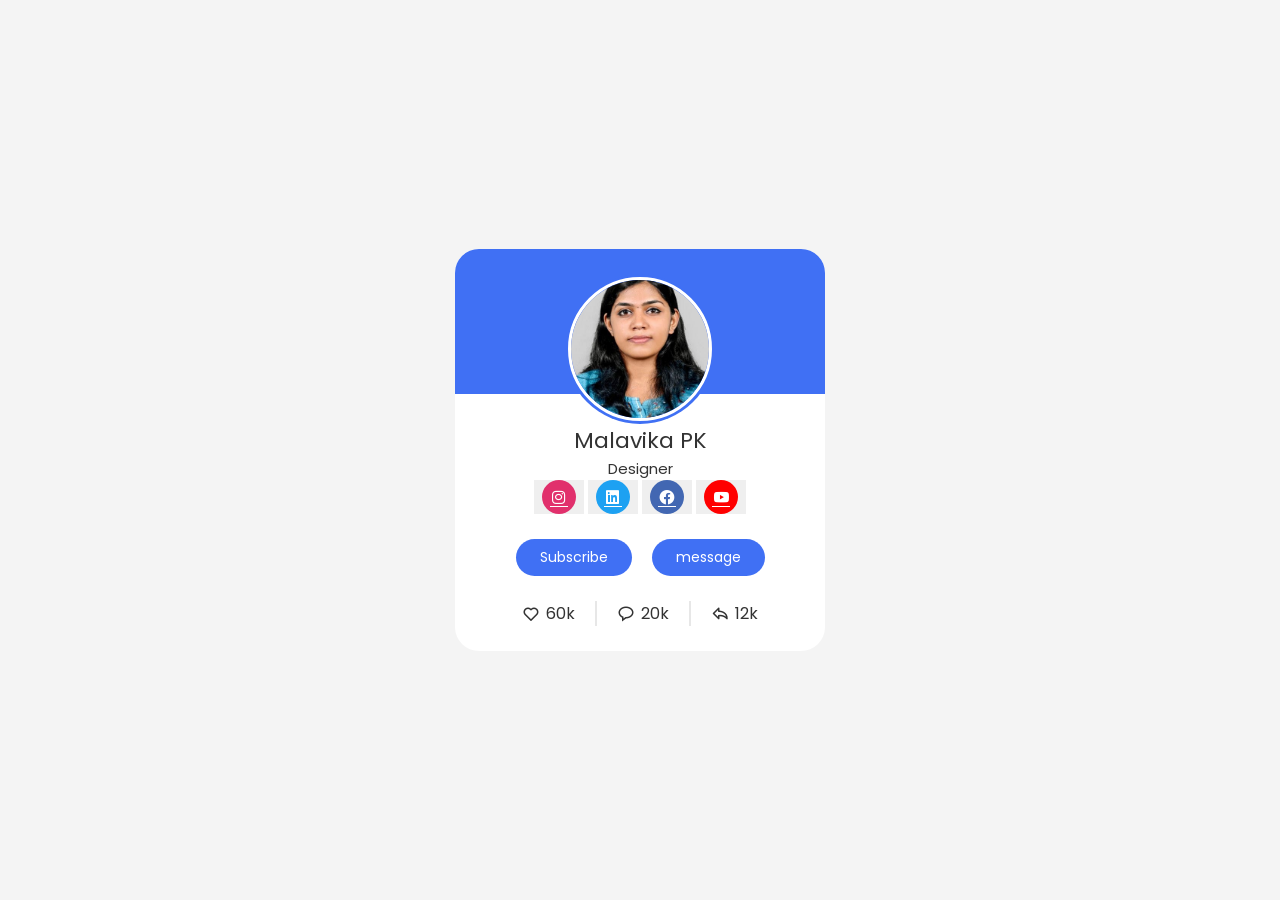
<file: future project/index.html>
<!DOCTYPE html>
<html lang="en">
<head>
    <meta charset="UTF-8">
    <meta name="viewport" content="width=device-width, initial-scale=1.0">

    <title>profile card </title>
    <link rel="stylesheet" href="res.css">
    <link href='https://unpkg.com/boxicons@2.1.4/css/boxicons.min.css' rel='stylesheet'>
</head>
<body>
    <div class="profile-card">
    <div class="image"><img src="IMG_9950.JPG" alt="" class="profile-image">
    </div>
<div class="text-data">
    <span class="name">Malavika PK</span>
<span class="job">Designer</span>

</div>
<div class="media-buttons">
    <button class="but"><a href="https://www.instagram.com/ml_vka_/?igsh=anB4eXIzZHQ0Mnds&utm_source=qr" style="background: #e1306c;" class="link"><i class='bx bxl-instagram' ></i></a></button>
    <button class="but"><a href="#" style="background:#1da1f2" class="link"><i class='bx bxl-linkedin-square' ></i></a></button>
    <button class="but"><a href="https://www.facebook.com/people/Malavika-Padinharakunnath/pfbid06Pmef8zeWvdwe6dXmToyVPUztuUc8BfdvkUhFFWs4Bz5wKWPSNKbHLJrB9P8cmBSl/?mibextid=LQQJ4d&rdid=sEtZnJTdkMFwDsbo&share_url=https%3A%2F%2Fwww.facebook.com%2Fshare%2FxqQ65RFP5cZq3XtZ%2F%3Fmibextid%3DLQQJ4d" style="background:#4267b2" class="link"><i class='bx bxl-facebook-circle' ></i></a></button>
    <button class="but"><a href="https://www.youtube.com/@malavikapk" style="background:#ff0000 "class="link"><i class='bx bxl-youtube' ></i></a></button>   

</div>
<div class="buttons"> 
    <button class="button">Subscribe</button>
    <button class="button">message</button>
    
</div>
<div class="analytics">
    <div class="data">
        <i class='bx bx-heart' ></i>
    <span class="number">60k</span>
</div>
<div class="analytics"></div>
    <div class="data">
        <i class='bx bx-message-rounded'></i>
    <span class="number">20k</span>
</div>
<div class="analytics"></div>
    <div class="data">
        <i class='bx bx-share' ></i>
    <span class="number">12k</span>
</div>
</div>

</div>


    
</body>

</html>
</file>
<file: future project/res.css>
/* Google Font - Poppins */

@import url('https://fonts.googleapis.com/css2?family=Poppins:ital,wght@0,300;0,600;0,700;0,900;1,100;1,200;1,500;1,900&display=swap');
*{
    margin: 0;
    padding: 0;
    box-sizing: border-box;
    font-family: "Poppins", sans-serif;
}
body{
    height: 100vh;
    display: flex;
    align-items: center;
    justify-content: center;
    background-color: #f4f4f4;
}
.profile-card{

    display: flex;
    flex-direction: column;
    align-items: center;
    max-width: 370px;
    width: 100%;
    background: #fff;
    box-shadow: 0 5px 10 px rgba(0,0,0,0.1);
    border-radius: 24px;
    padding: 25px;
    position: relative;
}
.profile-card::before{
    content:"";
    position: absolute;;
    top:0;
    left:0;
    border-radius: 24px 24px 0 0;
    background-color: #4070f4;

    height: 36%;
    width: 100%;
    
    
    
}
.image{
    padding:relative;
    height: 150px;
    width: 150px;
    border-radius: 50%;
    background-color: #4070f4;
    padding: 3px;
    position: relative;
}
.image .profile-image{
    height:100%;
    width: 100%;
    object-fit: cover;
    border-radius: 50%;
    border: 3px solid #fff;
    margin-bottom: 10 px;
}
.profile-card .text-data{
    display: flex;
    flex-direction: column;
    align-items: center;
    color: #333;
}
.text-data .name{
    font-size: 22px;
    font-weight: 500px;
}
.text-data .job{
    font-size: 15px;
    font-weight: 400px;
}
.profile-card .media_buttons{
    display: flex;
    align-items: center;
    margin-top: 15px;


}
.media-buttons .link{
    display:inline-flex;
    
    justify-content: center;
    width: 34px;
   height: 34px;
   border-radius: 50%;
   margin: 0 8px;
    background-color: #4070f4;
    font-size: 18px;
align-items: center;
    color: #fff;
}
.profile-card .buttons{
    display: flex;
align-items: center;
margin-top: 25px;
}
.buttons .button
{


    font-weight: 400;
    font-size: 14px;
    color: #fff;
    border: none;
    border-radius: 24px;
    margin: 0 10px;
    padding:8px 24px;
    background-color: #4070f4;
cursor: pointer;
}
.buttons .button:hover{
    background-color: #0e4bf1;
    transition: all 0.3s ease;

}
.media-buttons .but{
    border: none;
}

.media-buttons .but:hover{
    background-color: #0e4bf1;
    transition: all 0.3s ease;
    


}

.profile-card .analytics{
    display: flex;
    align-items: center;
    margin-top: 25px;

}
.analytics .data{
    display: flex;
align-items: center;
color: #333;
padding: 0 20px;
border-right: 2px solid #e7e7e7;

}
.data i{
    font-size: 18px;
    margin-right: 6px;

}


.data:last-child{
    border-right: none;

}
</file>
